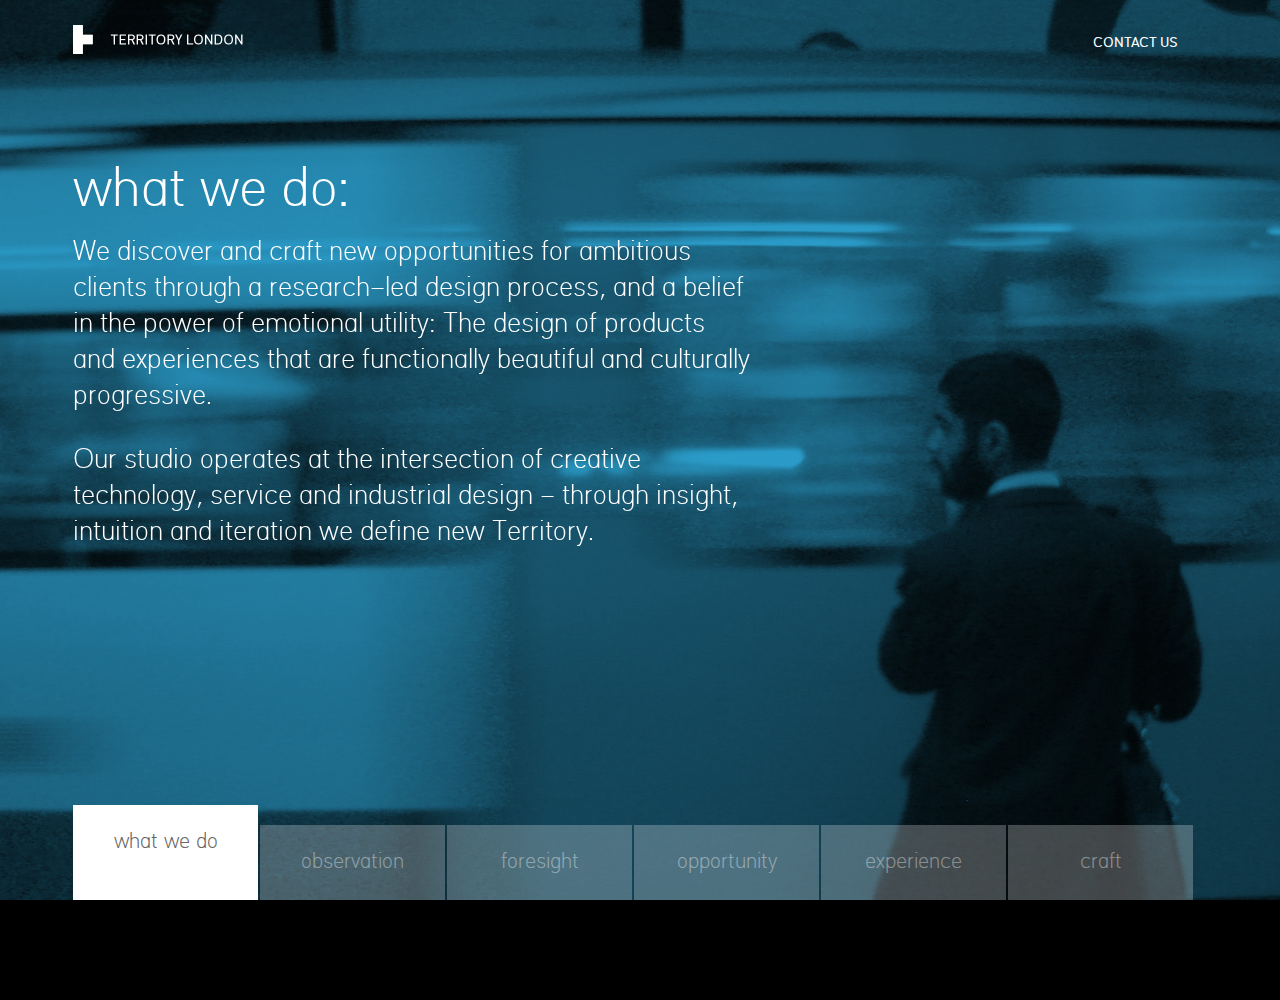
<file: index.html>
<!doctype html>

<html>

<head>
    <title>Territory London</title>

    <script>
        document.write('<base href="' + document.location + '" />');
    </script>

    <meta name="viewport" content="width=device-width, initial-scale=1.0, maximum-scale=1.0, user-scalable=no" />

    <link rel="stylesheet" href="css/responsive.css" />
    <link rel="stylesheet" href="css/responsive-scrollmenu.css" />
    <link rel="stylesheet" href="css/main.css" />

    <link rel="apple-touch-icon-precomposed" href="home-screen-icon.png" />
</head>

<body>

    <div id="ngView" ng-class="{ 'home': home }" ng-view></div>

    <script type="text/javascript" data-main="app/loader.js" src="libs/require.js"></script>
</body>
</html>
</file>
<file: css/responsive.css>
/* iPads (landscape) ----------- */

@media screen and (max-width: 1200px), screen and (max-height: 710px) {

    ul.tabs li a {
        width: 145px !important;
        height: 160px !important;
        padding-right: 23px !important;
        padding-top: 18px !important;
        font-size: 18px !important;
        line-height: 24px !important;
    }

    div.tabWrapper {
        margin-left: -440px !important;
    }

    #homePageWrapper {
        width: 880px !important;
        margin-left: -440px !important;
    }

    .pageText {
        font-size: 24px !important;
        line-height: 32px !important;
        top: 100px !important;
    }

    ul.tabs.active li.active a {
        transform: translate3d(0, -15px, 0) !important;
        -webkit-transform: translate3d(0, -15px, 0) !important;
        -ms-transform: translate3d(0, -15px, 0) !important;
        opacity: 1;
    }


    .imageText {
        top: 125px !important;
        font-size: 14px !important;
        padding-right: 20px !important;
    }

    @media screen and (min-width: 921px) {

        ul.tabs li:hover a {
            transform: translate3d(0, -5px, 0);
            -webkit-transform: translate3d(0, -5px, 0);
        }

    }


    .page-aligner {
        width: 880px !important;
        margin-left: -440px !important;
    }

    #aboutPageWrapper section h1 {
        font-size: 24px !important;
        width: 400px !important;
    }

    #aboutPageWrapper section.craft img {
        width: 465px !important;
        padding-top: 5px !important;
    }

    #aboutPageWrapper section span.title, #aboutPageWrapper section span.subtitle {
        font-size: 26px !important;
    }

    #aboutPageWrapper section h2 {
        font-size: 16px !important;
        margin: 35px 0 25px 0 !important;
    }


    #aboutPageWrapper section.person .page-aligner .float-right {
        width: 465px !important;
    }

    #aboutPageWrapper section.person {
        height: 469px !important;
    }

    #aboutPageWrapper section.person .page-aligner {
        background-size: 380px 460px !important;
    }

    #aboutPageWrapper section span.title {
        margin-top: 60px !important;
    }

    section.studio .float-left { width: 460px !important; }
    section.studio a.button { font-size: 16px !important; }
    div.icon-territory-big.float-right { width: 305px !important; height: 310px !important; }

    footer { padding: 40px 0 100px 0 !important; }
    footer ul li { width: 215px !important; font-size: 14px !important; }
    footer ul li span { font-size: 16px !important; }
    footer ul li.maps-image > img { width: 245px !important; }
}
</file>
<file: css/responsive-scrollmenu.css>
@media screen and (max-width: 910px) {

    div.tabWrapper {
        width: 100% !important;
        height: 20% !important;
        overflow-y: hidden !important;
        left: 0px !important;
        bottom: 0px !important;
        margin-left: 0px !important;
    }

    div.tabWrapper ul.tabs {
        width: 97.8% !important;
        height: 94% !important;
        display: block !important;
        margin: 0 2% !important;
        bottom: 0px !important;
        position: relative !important;
    }

    div.tabWrapper ul.tabs.active li.active a {
        color: #666;

        transition: 0s color;
        -webkit-transition: 0s color;
        -moz-transition: 0s color;
        -ms-transition: 0s color;

        transform: translate3d(0, 0px, 0) !important;
        -webkit-transform: translate3d(0, 0px, 0) !important;
        -moz-transform: translate3d(0, 0px, 0) !important;
        -ms-transform: translate3d(0, 0px, 0) !important;
    }

    div.tabWrapper ul.tabs li {
        float: left;
        width: 32.6% !important;
        height: 50% !important;
        margin: 0 2px 2px 0px !important;

        display: table;
    }

    div.tabWrapper ul.tabs li a {
        width: 100% !important;
        height: 98% !important;
        color: #fff;

        display: table-cell;
        vertical-align: middle;
        padding: 0px !important;
    }

    div.tabWrapper ul.tabs li:hover a {
        background-color: #fff;
        color: #666;
        opacity: 1;
    }

    .pageText {
        width: 96% !important;
        font-size: 24px !important;
        line-height: 32px !important;
    }

    .pageText h1 {
        margin: 0px !important;

    }

    #homePageWrapper {
        width: 96% !important;
        margin-left: 25px !important;
        left: auto !important;
    }

    #logoSmall {
        display: block !important;
    }

    #logo {
        display: none !important;
    }

    #aboutPageWrapper {overflow: hidden;}

    #aboutPageWrapper section.craft img {
        width: 300px !important;
        left: 50% !important;
        margin-left: -180px !important;
        position: relative !important;
        top: 10px !important;
    }

    #aboutPageWrapper section span.title {
        margin-top: 35px !important;
    }


    #aboutPageWrapper .page-aligner {
        margin-left: 12px !important;
        position: inherit !important;
        left: auto !important;
        width: 100% !important;
    }

    #aboutPageWrapper #logoSmall {
        top: 12px !important;
        left: 12px !important;
    }

    #aboutPageWrapper #mainMenu {
        top: 16px !important;
    }

    section.craft h1, section.craft img, #aboutPageWrapper section.person .page-aligner .float-right {
        clear: both !important;
        float: none !important;
    }

    #aboutPageWrapper section.person {
        height: auto !important;
        padding-bottom: 35px !important;
    }

    #aboutPageWrapper section.craft { padding: 75px 0 55px 0 !important; }

    #aboutPageWrapper section.person .page-aligner .float-right, section.studio .float-left { width: 96% !important; }

    div.icon-territory-big.float-right {
        display: none !important;
    }

    #aboutPageWrapper section.person .page-aligner {
        background-image: none !important;
    }

    #aboutPageWrapper section h1, #aboutPageWrapper section h2 {
        width: 96% !important;
        font-size: 18px !important;
    }

    #aboutPageWrapper section h2 {
        font-size: 16px !important;
    }

    .imageText {display:none !important;}
}

@media screen and (max-height: 575px) and (max-width: 909px), screen and (max-width: 580px) {
    div.tabWrapper ul.tabs li {
        margin: 0 1px 1px 0 !important;
    }

    div.tabWrapper ul.tabs li a {
        font-size: 16px !important;
    }

    div.tabWrapper ul.tabs {
        margin-left: 1.7% !important;
    }

    #homePageWrapper {
        margin-left: 13px !important;
    }

    #logoSmall {
        top: 12px !important;
    }


    .pageText {
        font-size: 16px !important;
        line-height: 21px !important;
        top: 40px !important;
    }

    .pageText h1 {
        margin-top: 20px !important;
    }

    h1.subtitle {
        font-size: 32px !important;
        bottom: 60px !important;
    }

    #mainMenu li a {
        font-size: 14px !important;
    }

    #mainMenu {
        top: 17px !important;
    }

    #logoSmall {
        top: 12px;
        left: -12px;
    }

    span.tooltip {
        position: fixed !important;
        width: 94% !important;
        left: 3% !important;
        top: 50px !important;
    }

    span.tooltip > a {
        color: #00c6ac !important;
        width: 33%;
    }

    span.tooltip:after {
        right: 40px !important;
    }

    span.tooltip .hide-on-mobile {
        display: none;
    }

    #mainMenu li span.tooltip > a {
        padding: 0 15px !important;
    }


    /* Hide last paragraph */

    @media screen and (max-height: 380px) and (max-width: 560px) {
        .pageText .croppable {
            display: none;
        }
    }

}
</file>
<file: css/main.css>
@import "fonts/stylesheet.css";

* {
    box-sizing: border-box;
    -moz-box-sizing: border-box;
    -webkit-box-sizing: border-box;
}

body, html {
    position: relative;
    margin: 0;
    padding: 0;
    background: #000;

    width: 100%;
    height: 100%;
    max-width:100%;
    max-height:100%;
    overflow:hidden;

    font-family: "tinlight", helveticaneue-light;
    font-weight: 200;

    -webkit-text-size-adjust: 100%;
    -webkit-font-smoothing: antialiased;
}

#swipe-layer {
    position: absolute;
    width: 100%;
    height: 100%;
    top: 0; left: 0;
    z-index: 10000;
}

#ngView {
    width: 100%;
    height: 100%;
}

a { outline-style: none; }

#homePageWrapper {
    position: absolute;
    width: 1135px;
    height: 100%;
    left: 50%;
    margin-left: -567px;
}

#scroller {
    overflow-y: scroll;
    -webkit-overflow-scrolling: touch;
    position: relative;
    height: 100%;
}

#scroller #homePageWrapper {

}

#logo, #logoSmall {
    position: absolute;
    z-index: 100;
    top: 25px;
    left: 0px;
    outline: none;
    display: block;
}

#logoSmall { display: none; }

#mainMenu {
    margin: 0;
    padding: 0;
    list-style: none;

    position: absolute;
    right: 0px;
    top: 31px;
    z-index: 100;
}

#mainMenu li {
    float: left;
    margin-right: 30px;
}

#mainMenu li a {
    color: #FFF;
    text-decoration: none;
    text-transform: uppercase;
    font-family: "tinregular", "Helvetica Neue Light";
    font-size: 14px;

    -webkit-transform-style: preserve-3d;
    -webkit-backface-visibility: hidden;
}

.pageText {
    position: absolute;
    top: 130px;
    left: 0px;
    z-index: 5;

    font-family: "tinlight", "Helvetica Neue Light";
    font-size: 28px;
    line-height: 36px;
    font-weight: 200;

    color: #fff;
    display: block;
    width: 680px;
    transition: all 0.4s;
    -webkit-transition: all 0.4s ease-out;
    opacity: 1;
    transform: translate3d(0, 0, 0);
    -webkit-transform: translate3d(0, 0, 0);
}

.pageText h1 {
    margin-bottom: 0px;
    font-weight: normal;
}

h1.subtitle {
    position: fixed;
    bottom: 75px;
    z-index: 6;
    color: #FFF;
    font-size: 56px;
}

.pageText.getOut.getOut-add.getOut-add-active {
    opacity: 0;
    transform: translate3d(35px, 0, 0);
    -webkit-transform: translate3d(35px, 0, 0);
}

.pageText.getOut.getOut-remove {
    opacity: 0;
    transform: translate3d(-35px, 0, 0);
    -webkit-transform: translate3d(-35px, 0, 0);
}

.carouselWrapper {
    position: relative;
    width: 100%;
    height: 100%;
}

.carouselWrapper .carouselImage {
    width: 100%;
    height: 100%;
    background: no-repeat center center;
    background-size: cover;
}

.carouselWrapper .slide {
    position: absolute;
    top: 0;
    left: 0;
    z-index: 2;

    margin: 0;
    padding: 0;
    width: 100%;
    height: 100%;
}

.carouselWrapper .slide img {
    margin: 0;
    padding: 0;
}

.carouselWrapper .slide.active {
    z-index: 3;
}





/* HIDE / SHOW CAROUSEL ITEMS */

.carouselWrapper .slide.ng-hide-add,
.carouselWrapper .slide.ng-hide-remove
{
    -webkit-transition:all linear 1s;
    transition:all linear 1s;
    display: block !important;
}

.carouselWrapper .slide.ng-hide-add { opacity: 1; }
.carouselWrapper .slide.ng-hide-add.ng-hide-add-active { opacity: 0; }

.carouselWrapper .slide.ng-hide-remove { opacity: 0; }
.carouselWrapper .slide.ng-hide-remove.ng-hide-remove-active { opacity: 1; }


/* REPEATER ENTER / LEAVE ITEMS */

.carouselWrapper .slide.ng-leave,
.carouselWrapper .slide.ng-enter
{
    display: block !important;
    -webkit-transition: all 1s;
    transition: all 1s;
}

.carouselWrapper .slide.ng-leave { opacity: 1; }
.carouselWrapper .slide.ng-leave.ng-leave-active { opacity: 0; display: none!important; }
.carouselWrapper .slide.ng-leave.ng-leave-active.active { opacity: 0; display: block!important; }

.carouselWrapper .slide.ng-enter { opacity: 0; }
.carouselWrapper .slide.ng-enter.ng-enter-active { opacity: 0; display: none!important; }
.carouselWrapper .slide.ng-enter.ng-enter-active.active { opacity: 1; display: block!important; }

/* PAGE ANIMATIONS */

#ngView.ng-leave,
#ngView.ng-leave.ng-leave-active,
#ngView.ng-enter,
#ngView.ng-enter-active {
    display: block !important;
    position: absolute;
    transition: all 0.5s;
    -webkit-transition: all 0.5s;
}

#ngView.ng-leave { opacity: 1; }
#ngView.ng-leave.ng-leave-active { opacity: 0; }

#ngView.ng-enter { opacity: 0; }
#ngView.ng-enter-active { opacity: 1; }




div.tabWrapper {
    position: absolute;
    bottom: -100px;
    margin-left: -567px;

    left: 50%;
    z-index: 10;
}

div.imageWrapper {
    position: absolute;
    top: 0;
    left: 0;
    width: 100%;
    height: 100%;
    overflow: hidden;
    z-index: 1;
}

ul.tabs {
    list-style: none;
    margin: 0;
    padding: 0;
    width: 1135px;
}

ul.tabs li {
    float: left;
    margin: 0 2px 0 0;
    text-align: center;
    cursor: pointer;
    position: relative;
}

ul.tabs li span.tab-title {
    position: absolute;
    top: 0px;
}

ul.tabs li a {
    position: relative;
    display: block;
    width: 185px;
    height: 175px;
    padding: 22px 15px 0 15px;

    background-color: rgba(255,255,255,0.25);

    transition: all 0.35s;
    -webkit-transition: all 0.35s;

    font-family: "tinlight", "helvetica neue";
    font-size: 22px;
    line-height: 27px;
    text-align: center;
    color: rgba(255, 255, 255, 0.4);
}

/* tab text colors
ul.tabs li:hover a.tab-1, ul.tabs li.active a.tab-0 { color: #666666 !important; }
ul.tabs li:hover a.tab-1, ul.tabs li.active a.tab-1 { color: #9a0505 !important; }
ul.tabs li:hover a.tab-2, ul.tabs li.active a.tab-2 { color: #edad01 !important; }
ul.tabs li:hover a.tab-3, ul.tabs li.active a.tab-3 { color: #2a9bc8 !important; }
ul.tabs li:hover a.tab-4, ul.tabs li.active a.tab-4 { color: #19d6b5 !important; }
ul.tabs li:hover a.tab-5, ul.tabs li.active a.tab-5 { color: #401164 !important; }
*/

ul.tabs li span.page-id {
    font-family: "tinregular";
    color: #cccccc;
    font-size: 14px;
    display: block;
    position: absolute;
    top: 0;
    right: 10px;
}

ul.tabs li.active a {
    background-color: rgba(255,255,255,1);
    color: #666;
}

ul.tabs.active li.active a {
    transform: translate3d(0, -20px, 0);
    -webkit-transform: translate3d(0, -20px, 0);
    opacity: 1;
}


@media screen and (min-width: 921px) {

    ul.tabs:hover li a {
        background-color: rgba(255, 255, 255, 0.14);
    }

    ul.tabs li:hover a {
        color: #666;
        transform: translate3d(0px, -10px, 0);
        -webkit-transform: translate3d(0, -10px, 0);
        -moz-transform: translate3d(0, -10px, 0);
        -ms-transform: translate3d(0, -10px, 0);
    }

    ul.tabs li:hover a, ul.tabs:hover li.active a {
        background-color: #fff;

    }

}




#aboutPageWrapper section {
    clear: both;
}

.page-aligner {
    position: relative;
    width: 1135px;
    left: 50%;
    margin-left: -568px;
}

#aboutPageWrapper section h1 {
    font-family: "tinlight", "helvetica neue bold";
    font-weight: 200;
    font-size: 30px;
    color: #fff;

    display: block;
    width: 530px;
    height: 100%;
    padding-right: 20px;
    margin-top: 0;
    float: left;
}

#aboutPageWrapper section.craft {
    width: 100%;
    float: left;
    background: url(../images/section1bg.png) top left no-repeat;
    background-size: cover;
    padding: 135px 0 95px 0;
}

#aboutPageWrapper section.craft img {
    float: left;
    padding: 20px 0 0 30px;
}


#aboutPageWrapper section.person {
    width: 100%;
    float: left;
    background-color: #00c6ac;
    height: 595px;
}

#aboutPageWrapper section.person .page-aligner {
    background: url(../images/section2bg.png) 0px 10px no-repeat #00c6ac;
    float: left;
    height: 100%;
}

#aboutPageWrapper section.person .page-aligner .float-right {
    float: right;
    width: 570px;
}

#aboutPageWrapper section span.title,
#aboutPageWrapper section span.subtitle {
    font-size: 30px;
    display: block;
    color: #fff;
}

#aboutPageWrapper section span.title {
    font-family: "tinregular", "helvetica neue bold";
    margin-top: 105px;
}

#aboutPageWrapper section span.subtitle {
    font-family: "tinlight", helveticaneue-light;
}

#aboutPageWrapper section h2 {
    font-family: tinregular, helveticaneue-light;
    font-size: 18px;
    line-height: 24px;
    color: #fff;
    margin: 57px 0 45px 0;
    font-weight: 200;
}

a.linkedin-icon, a.twitter-icon {
    width: 59px;
    height: 33px;
    background: url(../images/iconLinkedin-2x.png) top left no-repeat;
    background-size: 34px 33px;
    display: block;
    float: left;
}

a.linkedin-icon {
    background: url(../images/iconTwitter-2x.png) 0px 3px no-repeat;
    width: 34px;
    background-size: 34px 27px;
}


section.studio {
    background: url(../images/section3bg.png) top left no-repeat;
    background-size: cover;
    float: left;
    width: 100%;
}

section.studio .float-left {
    width: 510px;
    float: left;
}

section.studio h2 {
    margin-bottom: 50px;
}

section.studio a.button {
    display: inline-block;
    padding: 10px 20px;

    background-color: #00c6ac;
    border-radius: 3px;
    -webkit-border-radius: 3px;

    font-family: "tinregular", "helvetica neue bold";
    font-size: 20px;
    text-decoration: none;
    color: #000;
    margin-bottom: 85px;
}

div.icon-territory-big.float-right {
    background: url(../images/territoryIcon-2x.png) bottom right no-repeat;
    background-size: 123px 180px;
    display: block;
    width: 430px;
    height: 375px;
    float: left;
}


footer {
    clear: both;
    padding: 60px 0 150px 0;
    overflow: auto;
    background: #ffffff;
}

footer h1 {
    font-family: "tinregular", "helvetica neue bold";
    font-size: 30px;
}

footer ul {
    list-style: none;
    padding: 0;
    margin: 0;
}

footer ul li {
    float: left;
    display: block;
    width: 280px;
}

footer ul li h3 {
    font-family: tinregular, "helvetica neue bold";
}

footer ul li span {
    font-family: tinlight, helveticaneue-light;
    font-size: 18px;
    line-height: 24px;
    display: block;
}

footer ul li.maps-image > img {
    margin-top: 18px;
}

span.tooltip {
    position: absolute;
    width: 410px;
    height: 50px;
    line-height: 20px;
    padding: 10px 0;
    font-size: 14px;
    text-align: center;
    color: #ababab;
    background: rgb(255, 255, 255);
    border: 4px solid rgb(255, 255, 255);
    border-radius: 0px;
    box-shadow: rgba(0, 0, 0, 0.0980392) 1px 1px 2px 0px;
    top: 40px;
    right: 35px;
    opacity: 0;
    visibility: hidden;
    transition: all 0.25s;
    -webkit-transition: all 0.25s;
}

#mainMenu li span.tooltip > a:hover {
    color: #00c6ac;
}

span.tooltip:after {
    content: "";
    position: absolute;
    width: 0;
    height: 0;
    border-width: 10px;
    border-style: solid;
    border-color: transparent transparent #FFFFFF transparent;
    top: -24px;
    right: 20px;
}

#mainMenu li span.tooltip > a {
    font-family: "tinregular", Helvetica;
    font-size: 16px;
    color: #ababab;
    font-weight: 200;
    text-decoration: none;
    float: left;
    text-transform: none;
    padding: 0 30px;
}

#mainMenu li span.tooltip > a.email {
    display: block;
    height: 20px;
    border: 1px solid #999;
    border-width: 0px 1px;
}

#mainMenu li.contact { cursor: pointer; }

#mainMenu li.contact:hover span.tooltip {
    opacity: 1;
    visibility: visible;
}

.imageText {
    position: fixed;
    right: 0px;
    top: 160px;
    padding: 15px 40px 15px 15px;
}

.imageText > .bg {
    background-color: #000;
    opacity: 0.25;
    width: 100%;
    height: 100%;
    display: block;
    position: absolute;
    top: 0;
    left: 0;
    z-index: 10;
}

.imageText > .html {
    color: #FFF;
    font-size: 16px;
    z-index: 11;
    position: relative;
}
</file>
